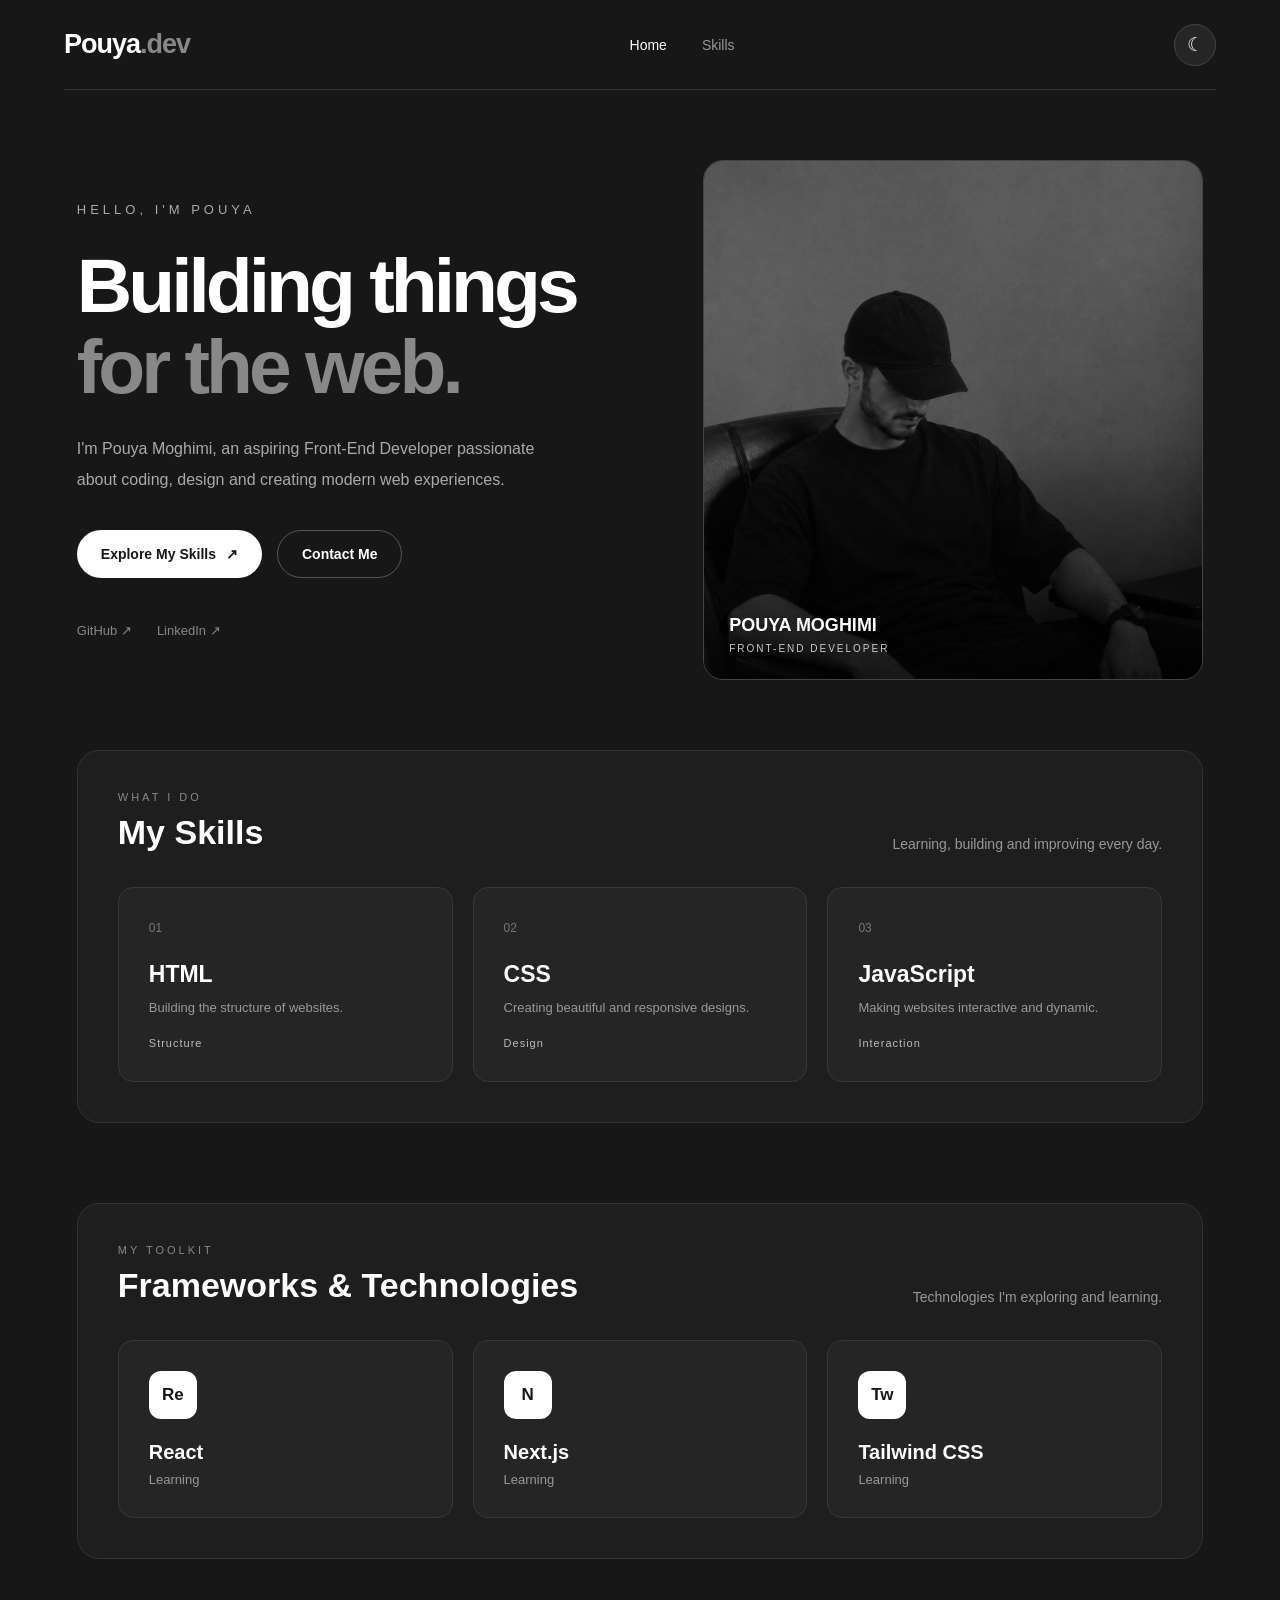
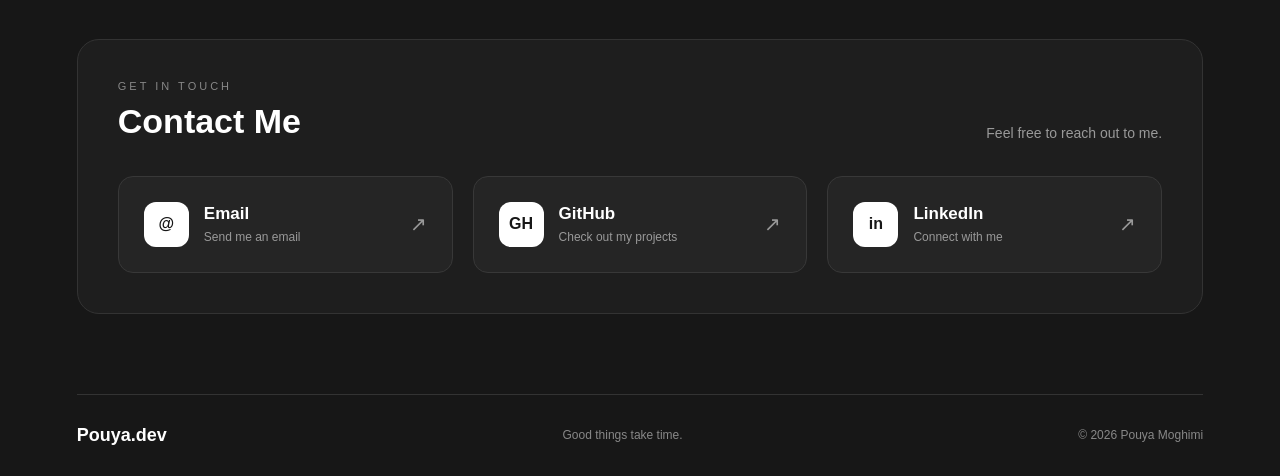
<file: index.html>
<!DOCTYPE html>
<html lang="en">

<head>
    <meta charset="UTF-8">
    <meta name="viewport" content="width=device-width, initial-scale=1.0">

    <meta name="description"
        content="Pouya Moghimi - Aspiring Front-End Developer. Explore my skills and web development journey.">

    <meta name="author" content="Pouya Moghimi">

    <title>Pouya Moghimi | Front-End Developer</title>

    <link rel="stylesheet" href="css.css">
</head>

<body>

    <!-- Header -->
    <header class="header">

        <a href="#" class="logo">
            Pouya<span>.dev</span>
        </a>

        <nav class="navbar">
            <a href="#" class="active">Home</a>
            <a href="#skills">Skills</a>
        </nav>

        <button class="theme-btn" id="themeBtn" aria-label="Toggle theme">
            ☾
        </button>

    </header>


    <!-- Main -->
    <main>

        <!-- Hero Section -->
        <section class="hero">

            <div class="hero-content">

                <p class="subtitle">
                    HELLO, I'M POUYA
                </p>

                <h1>
                    Building things
                    <span>for the web.</span>
                </h1>

                <p class="description">
                    I'm Pouya Moghimi, an aspiring Front-End Developer
                    passionate about coding, design and creating
                    modern web experiences.
                </p>

                <div class="hero-buttons">

                    <a href="#skills" class="btn primary-btn">
                        Explore My Skills <span>↗</span>
                    </a>

                    <a href="mailto:your-email@example.com" class="btn secondary-btn">
                        Contact Me
                    </a>

                </div>

                <div class="social-links">
                    <a href="https://github.com/" target="_blank" rel="noopener noreferrer">GitHub ↗</a>
                    <a href="https://linkedin.com/" target="_blank" rel="noopener noreferrer">LinkedIn ↗</a>
                </div>

            </div>


            <!-- Profile Image -->
            <div class="hero-image">

                <img
                    src="ChatGPT%20Image%20Sep%2024,%202026,%2006_29_55%20PM.png"
                    alt="Pouya Moghimi"
                >

                <div class="image-label">
                    <span>POUYA MOGHIMI</span>
                    <span>FRONT-END DEVELOPER</span>
                </div>

            </div>

        </section>


        <!-- Skills Section -->
        <section class="skills" id="skills">

            <div class="section-heading">

                <div>
                    <p class="section-subtitle">WHAT I DO</p>
                    <h2>My Skills</h2>
                </div>

                <p class="section-description">
                    Learning, building and improving every day.
                </p>

            </div>


            <div class="skills-container">

                <div class="skill-card">
                    <span class="skill-number">01</span>
                    <h3>HTML</h3>
                    <p>Building the structure of websites.</p>
                    <span class="skill-tag">Structure</span>
                </div>

                <div class="skill-card">
                    <span class="skill-number">02</span>
                    <h3>CSS</h3>
                    <p>Creating beautiful and responsive designs.</p>
                    <span class="skill-tag">Design</span>
                </div>

                <div class="skill-card">
                    <span class="skill-number">03</span>
                    <h3>JavaScript</h3>
                    <p>Making websites interactive and dynamic.</p>
                    <span class="skill-tag">Interaction</span>
                </div>

            </div>

        </section>

    </main>
    
<!-- Frameworks Section -->

<section class="frameworks" id="frameworks">

    <div class="section-heading">
        <div>
            <p class="section-subtitle">MY TOOLKIT</p>
            <h2>Frameworks & Technologies</h2>
        </div>

        <p class="section-description">
            Technologies I'm exploring and learning.
        </p>
    </div>

    <div class="frameworks-container">

        <div class="framework-card">
            <span class="framework-icon">Re</span>
            <h3>React</h3>
            <p>Learning</p>
        </div>

        <div class="framework-card">
            <span class="framework-icon">N</span>
            <h3>Next.js</h3>
            <p>Learning</p>
        </div>

        <div class="framework-card">
            <span class="framework-icon">Tw</span>
            <h3>Tailwind CSS</h3>
            <p>Learning</p>
        </div>

    </div>

</section>

    <!-- Contact Section -->
<section class="contact" id="contact">

    <div class="section-heading">
        <div>
            <p class="section-subtitle">GET IN TOUCH</p>
            <h2>Contact Me</h2>
        </div>
        <p class="section-description">
            Feel free to reach out to me.
        </p>
    </div>

    <div class="contact-container">

        <a href="mailto:YOUR_EMAIL@gmail.com" class="contact-card">
            <span class="contact-icon">@</span>
            <div>
                <h3>Email</h3>
                <p>Send me an email</p>
            </div>
            <span class="contact-arrow">↗</span>
        </a>

    <a href="https://github.com/Pouya-moghimi-cpu"
   target="_blank"
   rel="noopener noreferrer"
   class="contact-card">

    <span class="contact-icon">GH</span>

    <div>
        <h3>GitHub</h3>
        <p>Check out my projects</p>
    </div>

    <span class="contact-arrow">↗</span>

</a>

        <a href="https://linkedin.com/in/YOUR_USERNAME"
           target="_blank" class="contact-card">
            <span class="contact-icon">in</span>
            <div>
                <h3>LinkedIn</h3>
                <p>Connect with me</p>
            </div>
            <span class="contact-arrow">↗</span>
        </a>

    </div>
</section>



    <!-- Footer -->
    <footer class="footer">

        <a href="#" class="footer-logo">Pouya.dev</a>

        <p>Good things take time.</p>

        <span>© 2026 Pouya Moghimi</span>

    </footer>
</body>
</html>
</file>
<file: css.css>
/* =========================
   GENERAL SETTINGS
========================= */

* {
    margin: 0;
    padding: 0;
    box-sizing: border-box;
}

html {
    scroll-behavior: smooth;
}

body {
    background: #171717;
    color: #ffffff;
    font-family: Arial, sans-serif;
    transition: 0.3s;
}

a {
    text-decoration: none;
    color: inherit;
}


/* =========================
   HEADER
========================= */

.header {
    width: 90%;
    max-width: 1400px;
    min-height: 90px;
    margin: auto;

    display: flex;
    align-items: center;
    justify-content: space-between;

    border-bottom: 1px solid #333333;
}

.logo {
    font-size: 27px;
    font-weight: bold;
    letter-spacing: -1px;
}

.logo span {
    color: #888888;
}

.navbar {
    display: flex;
    gap: 35px;
}

.navbar a {
    color: #999999;
    font-size: 14px;
    transition: 0.3s;
}

.navbar a:hover,
.navbar a.active {
    color: #ffffff;
}

.theme-btn {
    background: #252525;
    color: #ffffff;
    border: 1px solid #444444;
    border-radius: 50%;
    width: 42px;
    height: 42px;
    font-size: 19px;
    cursor: pointer;
    transition: 0.3s;
}

.theme-btn:hover {
    background: #ffffff;
    color: #171717;
}

/* CONTACT SECTION */

.contact {
    width: 88%;
    max-width: 1300px;
    margin: 0 auto 80px;
    padding: 40px;
    background: #1e1e1e;
    border: 1px solid #333333;
    border-radius: 22px;
}

.contact-container {
    display: grid;
    grid-template-columns: repeat(3, 1fr);
    gap: 20px;
}

.contact-card {
    display: flex;
    align-items: center;
    gap: 15px;
    padding: 25px;
    background: #252525;
    border: 1px solid #383838;
    border-radius: 15px;
    text-decoration: none;
    color: white;
    transition: 0.3s;
}

.contact-card:hover {
    background: #303030;
    transform: translateY(-5px);
    border-color: #777;
}

.contact-icon {
    width: 45px;
    height: 45px;
    display: flex;
    align-items: center;
    justify-content: center;
    background: white;
    color: #171717;
    border-radius: 12px;
    font-weight: bold;
}

.contact-card h3 {
    font-size: 17px;
    margin-bottom: 6px;
}

.contact-card p {
    color: #999;
    font-size: 12px;
}

.contact-arrow {
    margin-left: auto;
    color: #999;
    font-size: 20px;
}

/* Light Mode */

.light-mode .contact {
    background: #e8e8e8;
    border-color: #ccc;
}

.light-mode .contact-card {
    background: white;
    color: #171717;
    border-color: #ddd;
}

.light-mode .contact-card:hover {
    background: #eee;
}

.light-mode .contact-card p {
    color: #666;
}

/* Mobile */

@media (max-width: 768px) {
    .contact {
        width: 90%;
        padding: 25px;
    }

    .contact-container {
        grid-template-columns: 1fr;
    }
}


/* =========================
   HERO SECTION
========================= */

.hero {
    width: 88%;
    max-width: 1300px;
    min-height: 650px;
    margin: auto;

    display: flex;
    align-items: center;
    justify-content: space-between;
    gap: 60px;

    padding: 70px 0;
}

.hero-content {
    flex: 1;
    max-width: 600px;

    animation: slideUp 0.8s ease;
}

.subtitle {
    color: #aaaaaa;
    font-size: 13px;
    letter-spacing: 4px;
    margin-bottom: 28px;
}

.hero h1 {
    font-size: clamp(48px, 6vw, 82px);
    line-height: 1.05;
    letter-spacing: -4px;
    margin-bottom: 28px;
}

.hero h1 span {
    display: block;
    color: #888888;
}


/* FRAMEWORKS SECTION */

.frameworks {
    width: 88%;
    max-width: 1300px;
    margin: 0 auto 80px;
    padding: 40px;

    background: #1e1e1e;
    border: 1px solid #333333;
    border-radius: 22px;
}

.frameworks-container {
    display: grid;
    grid-template-columns: repeat(3, 1fr);
    gap: 20px;
}

.framework-card {
    padding: 30px;
    background: #252525;
    border: 1px solid #383838;
    border-radius: 15px;
    transition: 0.3s;
}

.framework-card:hover {
    background: #303030;
    transform: translateY(-6px);
    border-color: #777777;
}

.framework-icon {
    width: 48px;
    height: 48px;
    display: flex;
    align-items: center;
    justify-content: center;

    background: #ffffff;
    color: #171717;

    border-radius: 12px;
    font-weight: bold;
    font-size: 17px;
}

.framework-card h3 {
    margin-top: 22px;
    margin-bottom: 8px;
    font-size: 20px;
}

.framework-card p {
    color: #999999;
    font-size: 13px;
}

/* Frameworks Light Mode */

.light-mode .frameworks {
    background: #e8e8e8;
    border-color: #cccccc;
}

.light-mode .framework-card {
    background: #ffffff;
    border-color: #dddddd;
}

.light-mode .framework-card:hover {
    background: #eeeeee;
}

.light-mode .framework-card p {
    color: #666666;
}

/* Mobile */

@media (max-width: 768px) {
    .frameworks {
        width: 90%;
        padding: 25px;
    }

    .frameworks-container {
        grid-template-columns: 1fr;
    }
}


.description {
    max-width: 500px;
    color: #aaaaaa;
    font-size: 16px;
    line-height: 1.9;
    margin-bottom: 35px;
}


/* =========================
   BUTTONS
========================= */

.hero-buttons {
    display: flex;
    flex-wrap: wrap;
    gap: 15px;
}

.btn {
    display: inline-flex;
    align-items: center;
    gap: 10px;

    padding: 15px 24px;
    border-radius: 30px;

    font-size: 14px;
    font-weight: bold;

    transition: 0.3s;
}

.primary-btn {
    background: #ffffff;
    color: #171717;
}

.primary-btn:hover {
    background: #cccccc;
    transform: translateY(-4px);
}

.secondary-btn {
    border: 1px solid #555555;
    color: #ffffff;
}

.secondary-btn:hover {
    background: #ffffff;
    color: #171717;
}


/* =========================
   SOCIAL LINKS
========================= */

.social-links {
    display: flex;
    gap: 25px;
    margin-top: 45px;
}

.social-links a {
    color: #888888;
    font-size: 13px;
    transition: 0.3s;
}

.social-links a:hover {
    color: #ffffff;
}


/* =========================
   PROFILE IMAGE
========================= */

.hero-image {
    flex: 1;
    max-width: 500px;
    height: 520px;

    position: relative;
    overflow: hidden;

    border-radius: 20px;
    border: 1px solid #444444;

    animation: fadeIn 1s ease;
}

.hero-image::after {
    content: "";
    position: absolute;
    inset: 0;

    background: linear-gradient(
        to top,
        rgba(0, 0, 0, 0.75),
        transparent 45%
    );
}

.hero-image img {
    width: 100%;
    height: 100%;
    object-fit: cover;
    object-position: center;

    filter: grayscale(100%);
    transition: 0.6s;
}

/* CONTACT SECTION */

.contact {
    width: 88%;
    max-width: 1300px;
    margin: 0 auto 80px;
    padding: 40px;
    background: #1e1e1e;
    border: 1px solid #333333;
    border-radius: 22px;
}

.contact-container {
    display: grid;
    grid-template-columns: repeat(3, 1fr);
    gap: 20px;
}

.contact-card {
    display: flex;
    align-items: center;
    gap: 15px;
    padding: 25px;
    background: #252525;
    border: 1px solid #383838;
    border-radius: 15px;
    text-decoration: none;
    color: white;
    transition: 0.3s;
}

.contact-card:hover {
    background: #303030;
    transform: translateY(-5px);
    border-color: #777;
}

.contact-icon {
    width: 45px;
    height: 45px;
    display: flex;
    align-items: center;
    justify-content: center;
    background: white;
    color: #171717;
    border-radius: 12px;
    font-weight: bold;
}

.contact-card h3 {
    font-size: 17px;
    margin-bottom: 6px;
}

.contact-card p {
    color: #999;
    font-size: 12px;
}

.contact-arrow {
    margin-left: auto;
    color: #999;
    font-size: 20px;
}

/* Light Mode */

.light-mode .contact {
    background: #e8e8e8;
    border-color: #ccc;
}

.light-mode .contact-card {
    background: white;
    color: #171717;
    border-color: #ddd;
}

.light-mode .contact-card:hover {
    background: #eee;
}

.light-mode .contact-card p {
    color: #666;
}

/* Mobile */

@media (max-width: 768px) {
    .contact {
        width: 90%;
        padding: 25px;
    }

    .contact-container {
        grid-template-columns: 1fr;
    }
}

.hero-image:hover img {
    filter: grayscale(0%);
    transform: scale(1.05);
}

.image-label {
    position: absolute;
    z-index: 2;
    bottom: 25px;
    left: 25px;

    display: flex;
    flex-direction: column;
    gap: 7px;
}

.image-label span:first-child {
    color: #ffffff;
    font-size: 18px;
    font-weight: bold;
}

.image-label span:last-child {
    color: #cccccc;
    font-size: 10px;
    letter-spacing: 2px;
}


/* =========================
   SKILLS SECTION
========================= */

.skills {
    width: 88%;
    max-width: 1300px;
    margin: 0 auto 80px;

    padding: 40px;

    background: #1e1e1e;
    border: 1px solid #333333;
    border-radius: 22px;
}

.section-heading {
    display: flex;
    align-items: end;
    justify-content: space-between;
    gap: 20px;

    margin-bottom: 35px;
}

.section-subtitle {
    color: #888888;
    font-size: 11px;
    letter-spacing: 3px;
    margin-bottom: 10px;
}

.section-heading h2 {
    font-size: 34px;
}

.section-description {
    color: #999999;
    font-size: 14px;
}

.skills-container {
    display: grid;
    grid-template-columns: repeat(3, 1fr);
    gap: 20px;
}

.skill-card {
    position: relative;

    padding: 30px;
    min-height: 190px;

    background: #252525;
    border: 1px solid #383838;
    border-radius: 15px;

    transition: 0.3s;
}

.skill-card:hover {
    background: #303030;
    transform: translateY(-6px);
    border-color: #777777;
}

.skill-number {
    color: #777777;
    font-size: 12px;
}

.skill-card h3 {
    margin-top: 25px;
    margin-bottom: 10px;
    font-size: 23px;
}

.skill-card p {
    color: #999999;
    font-size: 13px;
    line-height: 1.6;
}

.skill-tag {
    display: inline-block;
    margin-top: 18px;

    color: #bbbbbb;
    font-size: 11px;
    letter-spacing: 1px;
}


/* =========================
   FOOTER
========================= */

.footer {
    width: 88%;
    max-width: 1300px;
    margin: auto;

    padding: 30px 0;

    display: flex;
    justify-content: space-between;
    align-items: center;
    flex-wrap: wrap;
    gap: 15px;

    border-top: 1px solid #333333;
}

.footer-logo {
    font-weight: bold;
    font-size: 18px;
}

.footer p,
.footer span {
    color: #888888;
    font-size: 12px;
}


/* =========================
   LIGHT MODE
========================= */

body.light-mode {
    background: #f2f2f2;
    color: #171717;
}

.light-mode .header,
.light-mode .footer {
    border-color: #cccccc;
}

.light-mode .navbar a,
.light-mode .description,
.light-mode .social-links a {
    color: #666666;
}

.light-mode .navbar a:hover,
.light-mode .navbar a.active,
.light-mode .social-links a:hover {
    color: #171717;
}

.light-mode .hero h1 span {
    color: #777777;
}

.light-mode .skills {
    background: #e8e8e8;
    border-color: #cccccc;
}

.light-mode .skill-card {
    background: #ffffff;
    border-color: #dddddd;
}

.light-mode .skill-card:hover {
    background: #eeeeee;
}

.light-mode .skill-card p,
.light-mode .section-description,
.light-mode .footer p,
.light-mode .footer span {
    color: #666666;
}

.light-mode .theme-btn {
    background: #ffffff;
    color: #171717;
    border-color: #cccccc;
}

.light-mode .secondary-btn {
    color: #171717;
    border-color: #999999;
}

.light-mode .secondary-btn:hover {
    background: #171717;
    color: #ffffff;
}


/* =========================
   ANIMATIONS
========================= */

@keyframes slideUp {
    from {
        opacity: 0;
        transform: translateY(30px);
    }

    to {
        opacity: 1;
        transform: translateY(0);
    }
}

@keyframes fadeIn {
    from {
        opacity: 0;
    }

    to {
        opacity: 1;
    }
}


/* =========================
   RESPONSIVE DESIGN
========================= */

@media (max-width: 900px) {

    .hero {
        gap: 30px;
    }

    .hero-image {
        height: 430px;
    }

    .hero h1 {
        font-size: 55px;
    }

}

@media (max-width: 768px) {

    .header {
        min-height: 75px;
    }

    .navbar {
        gap: 17px;
    }

    .hero {
        flex-direction: column-reverse;
        padding: 45px 0;
    }

    .hero-content {
        width: 100%;
        max-width: none;
    }

    .hero-image {
        width: 100%;
        max-width: 500px;
        height: 450px;
    }

    .hero h1 {
        font-size: 52px;
    }

    .skills {
        padding: 25px;
    }

    .skills-container {
        grid-template-columns: 1fr;
    }

    .section-heading {
        align-items: flex-start;
        flex-direction: column;
    }

}

@media (max-width: 480px) {

    .header {
        width: 92%;
    }

    .logo {
        font-size: 21px;
    }

    .navbar {
        gap: 12px;
    }

    .navbar a {
        font-size: 12px;
    }

    .theme-btn {
        width: 35px;
        height: 35px;
    }

    .hero {
        width: 90%;
    }

    .hero-image {
        height: 360px;
    }

    .hero h1 {
        font-size: 43px;
        letter-spacing: -2px;
    }

    .description {
        font-size: 14px;
    }

    .btn {
        padding: 13px 17px;
        font-size: 12px;
    }

    .skills {
        width: 90%;
    }

    .footer {
        width: 90%;
        justify-content: center;
        text-align: center;
        flex-direction: column;
    }

}
</file>
